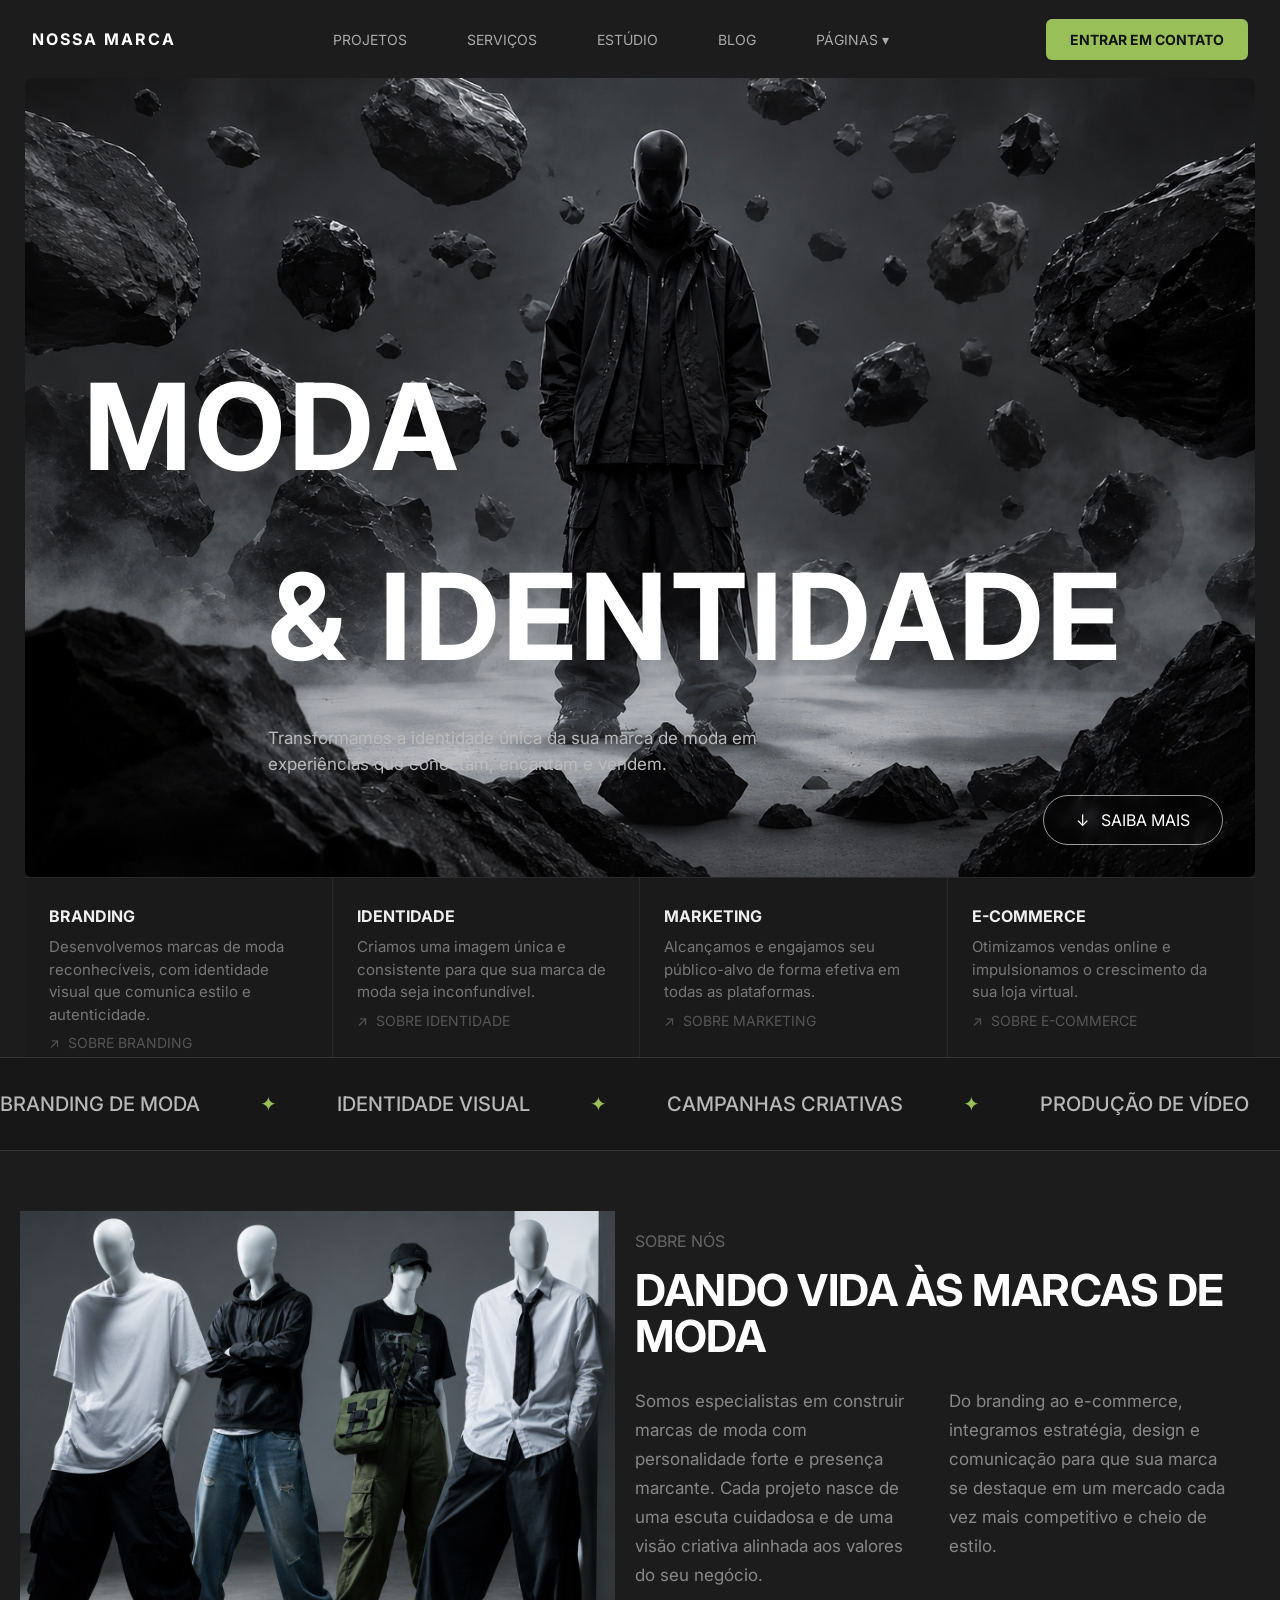
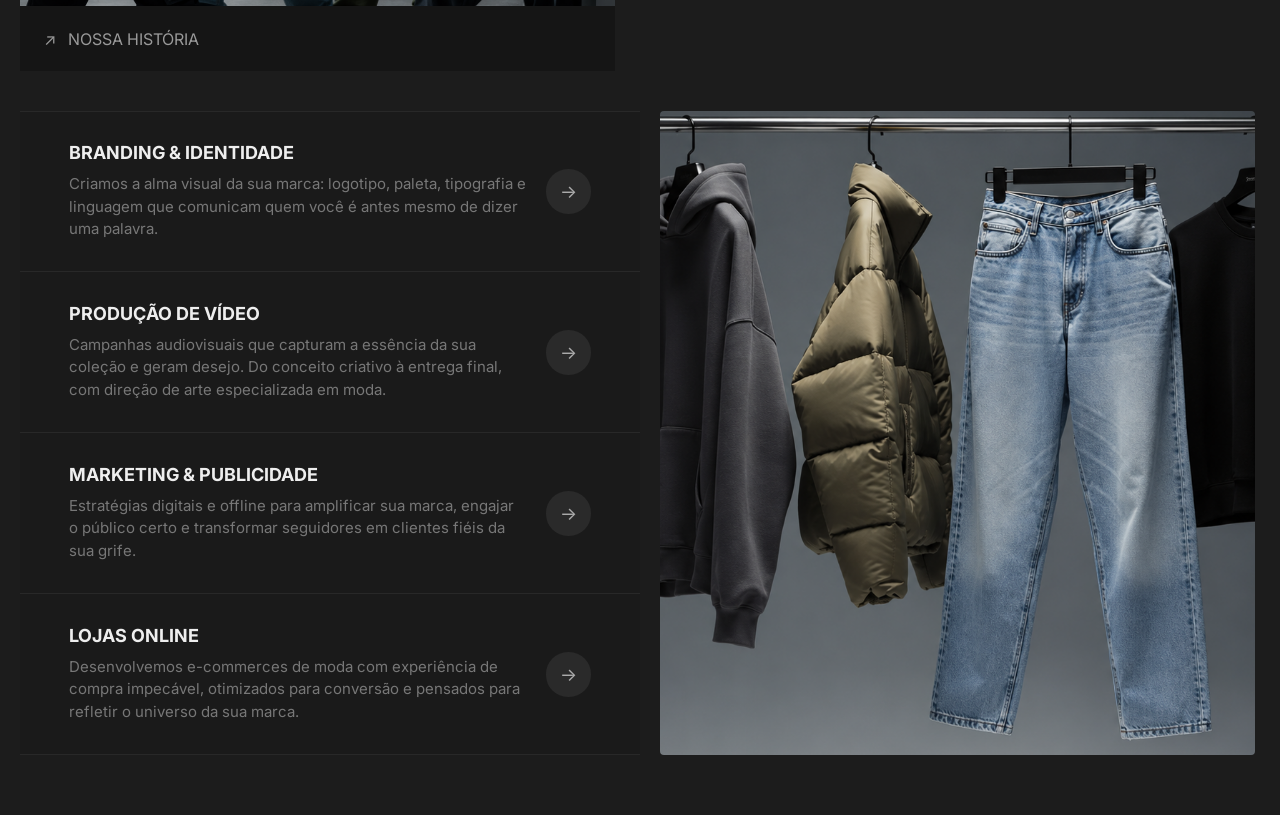
<file: alvy/index.html>
<!DOCTYPE html>
<html lang="pt-BR">
<head>
  <meta charset="UTF-8">
  <meta name="viewport" content="width=device-width, initial-scale=1.0">
  <title>ALVY — Moda &amp; Identidade</title>
  <link href="https://fonts.googleapis.com/css2?family=Inter:wght@300;400;500;600;700&display=swap" rel="stylesheet">
  <style>
    :root {
      --bg-primary:       #1c1c1c;
      --bg-card:          #1a1a1a;
      --bg-navbar:        #1c1c1c;
      --bg-logo-bar:      #171717;
      --bg-our-story:     #151515;
      --bg-svc-row:       #1a1a1a;
      --bg-svc-arrow:     #2a2a2a;
      --bg-cta:           #99bf59;
      --divider:          #282828;
      --divider-light:    #333333;
      --separator:        #2a2a2a;
      --text-white:       #ffffff;
      --text-nav:         #aaaaaa;
      --text-cta:         #141414;
      --text-hero-sub:    #bbbbbb;
      --text-card-title:  #eeeeee;
      --text-card-desc:   #777777;
      --text-card-link:   #555555;
      --text-marquee:     #b8b8b8;
      --text-marquee-star:#99bf59;
      --text-about-label: #666666;
      --text-about-body:  #888888;
      --text-our-story:   #999999;
      --text-svc-title:   #eeeeee;
      --text-svc-desc:    #777777;
      --text-svc-arrow:   #aaaaaa;
    }

    *, *::before, *::after { box-sizing: border-box; }

    html, body {
      margin: 0;
      padding: 0;
      background-color: var(--bg-primary);
      color: #ffffff;
      font-family: 'Inter', sans-serif;
      cursor: default;
    }

    a, button, .service-card, .service-arrow, .card-link { cursor: pointer; }

    button:focus, a:focus { outline: none; }

    a { text-decoration: none; }

    /* ── NAVBAR ──────────────────────────────────────────────────── */
    .navbar {
      width: 100%;
      height: 78px;
      background-color: var(--bg-navbar);
      display: flex;
      justify-content: space-between;
      align-items: center;
      padding: 0 32px;
      position: sticky;
      top: 0;
      z-index: 1000;
    }

    .navbar-logo {
      font-weight: 700;
      font-size: 16px;
      color: #ffffff;
      letter-spacing: 2px;
      text-decoration: none;
    }

    .navbar-links {
      display: flex;
      gap: 60px;
      align-items: center;
    }

    .navbar-links a {
      font-weight: 400;
      font-size: 14px;
      color: var(--text-nav);
      text-decoration: none;
      transition: all 0.2s ease;
    }

    .navbar-links a:hover { opacity: 0.7; }

    .navbar-cta {
      background-color: var(--bg-cta);
      color: var(--text-cta);
      font-family: 'Inter', sans-serif;
      font-weight: 700;
      font-size: 14px;
      padding: 12px 24px;
      border-radius: 6px;
      border: none;
      cursor: pointer;
      transition: all 0.2s ease;
    }

    .navbar-cta:hover { opacity: 0.85; }

    .hamburger {
      display: none;
      background: none;
      border: none;
      color: #ffffff;
      font-size: 24px;
      cursor: pointer;
      padding: 4px 8px;
      transition: all 0.2s ease;
    }

    /* ── MOBILE MENU ─────────────────────────────────────────────── */
    .mobile-menu {
      display: none;
      flex-direction: column;
      background-color: var(--bg-navbar);
      padding: 24px;
      gap: 20px;
      position: sticky;
      top: 78px;
      z-index: 999;
      border-bottom: 1px solid var(--divider);
    }

    .mobile-menu.open { display: flex; }

    .mobile-menu-close {
      align-self: flex-end;
      background: none;
      border: none;
      color: var(--text-nav);
      font-size: 20px;
      cursor: pointer;
      padding: 0;
      line-height: 1;
      transition: all 0.2s ease;
      margin-bottom: -4px;
    }

    .mobile-menu-close:hover { color: #ffffff; }

    .mobile-menu a {
      font-weight: 400;
      font-size: 16px;
      color: var(--text-nav);
      text-decoration: none;
      transition: all 0.2s ease;
    }

    .mobile-menu a:hover { color: #ffffff; }

    .mobile-menu .navbar-cta { width: fit-content; }

    /* ── HERO ────────────────────────────────────────────────────── */
    .hero-wrapper {
      width: calc(100% - 50px);
      margin: 0 auto;
      height: 799px;
      position: relative;
      overflow: hidden;
      background-color: #303030;
      border-radius: 6px;
    }

    .hero-image {
      position: absolute;
      inset: 0;
      width: 100%;
      height: 100%;
      object-fit: cover;
      object-position: center top;
      display: block;
    }

    .hero-placeholder {
      position: absolute;
      inset: 0;
      background-color: #303030;
      display: none;
      align-items: center;
      justify-content: center;
    }

    .hero-placeholder span,
    .img-placeholder span {
      font-weight: 400;
      font-size: 14px;
      color: #444444;
    }

    .hero-title-1 {
      position: absolute;
      left: 59px;
      bottom: 390px;
      font-weight: 700;
      font-size: 155px;
      color: #ffffff;
      letter-spacing: 4px;
      line-height: 1;
      margin: 0;
    }

    .hero-title-2 {
      position: absolute;
      left: 243px;
      bottom: 200px;
      font-weight: 700;
      font-size: 155px;
      color: #ffffff;
      letter-spacing: 4px;
      line-height: 1;
      margin: 0;
    }

    .hero-subtitle {
      position: absolute;
      left: 243px;
      bottom: 100px;
      font-weight: 400;
      font-size: 19px;
      color: var(--text-hero-sub);
      max-width: 520px;
      line-height: 1.5;
      margin: 0;
    }

    .hero-btn {
      position: absolute;
      bottom: 32px;
      right: 32px;
      font-family: 'Inter', sans-serif;
      font-weight: 400;
      font-size: 16px;
      color: #ffffff;
      border: 0.8px solid rgba(255, 255, 255, 0.6);
      border-radius: 29px;
      padding: 14px 32px;
      background: transparent;
      cursor: pointer;
      backdrop-filter: blur(4px);
      transition: all 0.2s ease;
    }

    .hero-btn:hover { background: rgba(255, 255, 255, 0.08); }

    /* ── SERVICE CARDS ───────────────────────────────────────────── */
    .cards-row {
      display: flex;
      width: calc(100% - 50px);
      margin: 0 auto;
    }

    .service-card {
      width: 25%;
      height: 180px;
      background-color: var(--bg-card);
      padding: 28px 24px;
      display: flex;
      flex-direction: column;
      justify-content: space-between;
      border-top: 1px solid #2a2a2a;
      border-right: 1px solid var(--separator);
      overflow: hidden;
      transition: all 0.2s ease;
      cursor: pointer;
    }

    .service-card:last-child { border-right: none; }
    .service-card:hover { background-color: #222222; }

    .card-title {
      font-weight: 700;
      font-size: 16px;
      color: var(--text-card-title);
      margin: 0 0 10px 0;
    }

    .card-desc {
      font-weight: 400;
      font-size: 15px;
      color: var(--text-card-desc);
      margin: 0;
      line-height: 1.5;
      flex: 1;
    }

    .card-link {
      font-weight: 400;
      font-size: 14px;
      color: var(--text-card-link);
      text-decoration: none;
      display: block;
      margin-top: auto;
      padding-top: 8px;
      transition: all 0.2s ease;
    }

    /* ── MARQUEE ─────────────────────────────────────────────────── */
    .marquee-bar {
      background-color: var(--bg-logo-bar);
      height: 94px;
      border-top: 1px solid var(--divider-light);
      border-bottom: 1px solid var(--divider-light);
      overflow: hidden;
      display: flex;
      align-items: center;
    }

    .marquee-track {
      display: flex;
      align-items: center;
      white-space: nowrap;
      animation: marquee 25s linear infinite;
      will-change: transform;
    }

    .marquee-bar:hover .marquee-track { animation-play-state: paused; }

    @keyframes marquee {
      from { transform: translateX(0); }
      to   { transform: translateX(-50%); }
    }

    .marquee-item {
      font-weight: 500;
      font-size: 20px;
      color: var(--text-marquee);
      margin-right: 60px;
      display: inline-block;
    }

    .marquee-star {
      font-weight: 400;
      font-size: 20px;
      color: var(--text-marquee-star);
      margin-right: 60px;
      display: inline-block;
    }

    /* ── ABOUT ───────────────────────────────────────────────────── */
    .about-section {
      display: flex;
      flex-direction: row;
      background-color: var(--bg-primary);
      padding: 60px 20px 0;
      gap: 20px;
      align-items: flex-start;
    }

    .about-left {
      width: 48%;
      flex-shrink: 0;
    }

    .about-image-wrap {
      width: 100%;
      height: 460px;
      overflow: hidden;
      position: relative;
    }

    .about-image-wrap img {
      width: 100%;
      height: 100%;
      object-fit: cover;
      display: block;
    }

    .img-placeholder {
      position: absolute;
      inset: 0;
      background-color: #303030;
      display: none;
      align-items: center;
      justify-content: center;
    }

    /* "Nossa História" overlaid at bottom of image */
    .about-story-bar {
      position: absolute;
      bottom: 0;
      left: 0;
      width: 100%;
      height: 65px;
      background-color: var(--bg-our-story);
      display: flex;
      align-items: center;
      padding-left: 24px;
    }

    .about-story-bar span {
      font-weight: 400;
      font-size: 16px;
      color: var(--text-our-story);
    }

    .about-right {
      width: 48%;
      padding-top: 20px;
    }

    .about-label {
      font-weight: 400;
      font-size: 16px;
      color: var(--text-about-label);
      margin: 0 0 16px 0;
    }

    .about-title {
      font-weight: 700;
      font-size: 52px;
      color: #ffffff;
      line-height: 1.05;
      letter-spacing: -0.5px;
      max-width: 640px;
      margin: 0 0 28px 0;
    }

    .about-paragraphs {
      display: flex;
      flex-direction: row;
      gap: 32px;
    }

    .about-para {
      font-weight: 400;
      font-size: 17px;
      color: var(--text-about-body);
      line-height: 1.7;
      margin: 0;
      flex: 1;
    }

    /* ── SERVICES LIST ───────────────────────────────────────────── */
    .services-section {
      display: flex;
      flex-direction: row;
      background-color: var(--bg-primary);
      padding: 0 20px;
      gap: 20px;
      margin-top: 40px;
      padding-bottom: 60px;
      align-items: stretch;
    }

    .services-list { width: 50%; }

    .service-row {
      background-color: var(--bg-svc-row);
      height: 161px;
      padding: 25px 49px;
      display: flex;
      flex-direction: row;
      align-items: center;
      justify-content: space-between;
      border-bottom: 1px solid var(--divider);
      transition: all 0.2s ease;
    }

    .service-row:first-child { border-top: 1px solid var(--divider); }

    .service-row-content {
      display: flex;
      flex-direction: column;
      max-width: calc(100% - 65px);
    }

    .service-row-title {
      font-weight: 700;
      font-size: 18px;
      color: var(--text-svc-title);
      margin: 0 0 10px 0;
    }

    .service-row-desc {
      font-weight: 400;
      font-size: 15px;
      color: var(--text-svc-desc);
      line-height: 1.5;
      margin: 0;
    }

    .service-arrow {
      width: 45px;
      height: 45px;
      min-width: 45px;
      background-color: var(--bg-svc-arrow);
      border-radius: 22px;
      display: flex;
      align-items: center;
      justify-content: center;
      font-size: 18px;
      color: var(--text-svc-arrow);
      cursor: pointer;
      user-select: none;
      transition: all 0.2s ease;
    }

    .service-arrow:hover {
      background-color: var(--bg-cta);
      color: var(--bg-primary);
    }

    .services-image-col { width: 48%; }

    .services-image-wrap {
      width: 100%;
      height: 100%;
      min-height: 640px;
      overflow: hidden;
      border-radius: 4px;
      position: relative;
    }

    .services-image-wrap img {
      width: 100%;
      height: 100%;
      object-fit: cover;
      display: block;
    }

    /* ─────────────────────────────────────────────────────────────
       RESPONSIVE
    ───────────────────────────────────────────────────────────── */

    /* BP1 — 1400px */
    @media (max-width: 1400px) {
      .hero-title-1,
      .hero-title-2  { font-size: 120px; }
      .hero-subtitle { font-size: 17px; }
      .about-title   { font-size: 44px; }
    }

    /* BP2 — 1200px */
    @media (max-width: 1200px) {
      .hero-title-1,
      .hero-title-2  { font-size: 90px; }
      .hero-title-1  { bottom: 290px; left: 40px; }
      .hero-title-2  { bottom: 155px; left: 160px; }
      .hero-subtitle { font-size: 16px; left: 160px; bottom: 76px; }
      .about-title   { font-size: 38px; }
      .service-card  { padding: 20px 16px; }
    }

    /* BP3 — 1024px */
    @media (max-width: 1024px) {
      .hero-title-1,
      .hero-title-2  { font-size: 72px; }
      .hero-title-1  { bottom: 240px; left: 32px; }
      .hero-title-2  { bottom: 130px; left: 120px; }
      .hero-subtitle { font-size: 15px; left: 120px; bottom: 62px; max-width: 400px; }

      .about-section     { flex-direction: column; padding: 40px 20px 0; }
      .about-left,
      .about-right       { width: 100%; }
      .about-image-wrap  { height: 380px; }
      .about-right       { padding: 32px 24px; }
      .about-paragraphs  { flex-direction: column; gap: 20px; }
      .about-title       { font-size: 36px; }

      .services-section  { flex-direction: column-reverse; }
      .services-image-col { width: 100%; }
      .services-image-wrap { height: 320px; min-height: unset; }
      .services-list     { width: 100%; }
    }

    /* BP4 — 768px */
    @media (max-width: 768px) {
      .navbar-links,
      .navbar-cta    { display: none; }
      .hamburger     { display: block; }

      .hero-wrapper  { width: calc(100% - 20px); height: 500px; }
      .hero-title-1,
      .hero-title-2  { font-size: min(56px, 11vw); letter-spacing: 2px; }
      .hero-title-1  { bottom: 180px; left: 20px; }
      .hero-title-2  { bottom: 130px; left: 20px; }
      .hero-subtitle { display: none; }
      .hero-btn      { font-size: 13px; padding: 10px 20px; bottom: 20px; right: 16px; }

      .cards-row {
        display: grid;
        grid-template-columns: 1fr 1fr;
        width: 100%;
      }

      .service-card {
        width: 100%;
        height: auto;
        min-height: 160px;
        border-right: 1px solid #2a2a2a;
        border-bottom: 1px solid #2a2a2a;
      }

      .service-card:nth-child(2n) { border-right: none; }
      .service-card:nth-child(3),
      .service-card:nth-child(4)  { border-bottom: none; }

      .marquee-item,
      .marquee-star  { font-size: 16px; }

      .about-title   { font-size: 30px; line-height: 1.1; }
      .about-para    { font-size: 15px; }

      .service-row        { padding: 20px 24px; height: auto; min-height: 120px; }
      .service-row-title  { font-size: 15px; }
      .service-row-desc   { font-size: 13px; }
    }

    /* BP5 — 480px */
    @media (max-width: 480px) {
      .hero-wrapper  { height: 420px; }
      .hero-title-1,
      .hero-title-2  { font-size: min(44px, 11vw); letter-spacing: 1px; }
      .hero-title-1  { bottom: 160px; }
      .hero-title-2  { bottom: 112px; }

      .cards-row { grid-template-columns: 1fr; }
      .service-card { border-right: none; }
      .service-card:last-child { border-bottom: none; }

      .about-title      { font-size: 26px; }
      .about-image-wrap { height: 280px; }
      .services-image-wrap { height: 240px; }
    }
  </style>
</head>
<body>

  <!-- NAVBAR -->
  <nav class="navbar">
    <a class="navbar-logo" href="#">NOSSA MARCA</a>
    <div class="navbar-links">
      <a href="#">PROJETOS</a>
      <a href="#">SERVIÇOS</a>
      <a href="#">ESTÚDIO</a>
      <a href="#">BLOG</a>
      <a href="#">PÁGINAS ▾</a>
    </div>
    <button class="navbar-cta">ENTRAR EM CONTATO</button>
    <button class="hamburger" id="hamburger">☰</button>
  </nav>

  <!-- MOBILE MENU -->
  <div class="mobile-menu" id="mobileMenu">
    <button class="mobile-menu-close" id="mobileMenuClose">✕</button>
    <a href="#">PROJETOS</a>
    <a href="#">SERVIÇOS</a>
    <a href="#">ESTÚDIO</a>
    <a href="#">BLOG</a>
    <a href="#">PÁGINAS ▾</a>
    <button class="navbar-cta">ENTRAR EM CONTATO</button>
  </div>

  <!-- HERO SECTION -->
  <div class="hero-wrapper">
    <img class="hero-image" src="./images/hero.png" alt="Hero"
      onerror="this.style.display='none';document.getElementById('heroPlaceholder').style.display='flex';">
    <div class="hero-placeholder" id="heroPlaceholder"><span>[ imagem ]</span></div>

    <h1 class="hero-title-1">MODA</h1>
    <h1 class="hero-title-2">&amp; IDENTIDADE</h1>
    <p class="hero-subtitle">Transformamos a identidade única da sua marca de moda em experiências que conectam, encantam e vendem.</p>
    <button class="hero-btn">↓&nbsp;&nbsp;&nbsp;SAIBA MAIS</button>
  </div>

  <!-- SERVICE CARDS -->
  <div class="cards-row">
    <div class="service-card">
      <div>
        <p class="card-title">BRANDING</p>
        <p class="card-desc">Desenvolvemos marcas de moda reconhecíveis, com identidade visual que comunica estilo e autenticidade.</p>
      </div>
      <a class="card-link" href="#">↗&nbsp;&nbsp;SOBRE BRANDING</a>
    </div>
    <div class="service-card">
      <div>
        <p class="card-title">IDENTIDADE</p>
        <p class="card-desc">Criamos uma imagem única e consistente para que sua marca de moda seja inconfundível.</p>
      </div>
      <a class="card-link" href="#">↗&nbsp;&nbsp;SOBRE IDENTIDADE</a>
    </div>
    <div class="service-card">
      <div>
        <p class="card-title">MARKETING</p>
        <p class="card-desc">Alcançamos e engajamos seu público-alvo de forma efetiva em todas as plataformas.</p>
      </div>
      <a class="card-link" href="#">↗&nbsp;&nbsp;SOBRE MARKETING</a>
    </div>
    <div class="service-card">
      <div>
        <p class="card-title">E-COMMERCE</p>
        <p class="card-desc">Otimizamos vendas online e impulsionamos o crescimento da sua loja virtual.</p>
      </div>
      <a class="card-link" href="#">↗&nbsp;&nbsp;SOBRE E-COMMERCE</a>
    </div>
  </div>

  <!-- MARQUEE BAR -->
  <div class="marquee-bar">
    <div class="marquee-track">
      <span class="marquee-item">BRANDING DE MODA</span><span class="marquee-star">✦</span>
      <span class="marquee-item">IDENTIDADE VISUAL</span><span class="marquee-star">✦</span>
      <span class="marquee-item">CAMPANHAS CRIATIVAS</span><span class="marquee-star">✦</span>
      <span class="marquee-item">PRODUÇÃO DE VÍDEO</span><span class="marquee-star">✦</span>
      <span class="marquee-item">LOJA ONLINE</span><span class="marquee-star">✦</span>
      <span class="marquee-item">MARKETING DIGITAL</span><span class="marquee-star">✦</span>
      <span class="marquee-item">ESTRATÉGIA DE MARCA</span><span class="marquee-star">✦</span>
      <span class="marquee-item">BRANDING DE MODA</span><span class="marquee-star">✦</span>
      <span class="marquee-item">IDENTIDADE VISUAL</span><span class="marquee-star">✦</span>
      <span class="marquee-item">CAMPANHAS CRIATIVAS</span><span class="marquee-star">✦</span>
      <span class="marquee-item">PRODUÇÃO DE VÍDEO</span><span class="marquee-star">✦</span>
      <span class="marquee-item">LOJA ONLINE</span><span class="marquee-star">✦</span>
      <span class="marquee-item">MARKETING DIGITAL</span><span class="marquee-star">✦</span>
      <span class="marquee-item">ESTRATÉGIA DE MARCA</span><span class="marquee-star">✦</span>
    </div>
  </div>

  <!-- ABOUT SECTION -->
  <section class="about-section">
    <div class="about-left">
      <!-- "Nossa História" overlaid inside image -->
      <div class="about-image-wrap">
        <img src="./images/about.png" alt="Sobre Nós"
          onerror="this.style.display='none';document.getElementById('aboutPlaceholder').style.display='flex';">
        <div class="img-placeholder" id="aboutPlaceholder"><span>[ imagem ]</span></div>
        <div class="about-story-bar">
          <span>↗&nbsp;&nbsp;&nbsp;NOSSA HISTÓRIA</span>
        </div>
      </div>
    </div>
    <div class="about-right">
      <p class="about-label">SOBRE NÓS</p>
      <h2 class="about-title">DANDO VIDA ÀS MARCAS DE MODA</h2>
      <div class="about-paragraphs">
        <p class="about-para">Somos especialistas em construir marcas de moda com personalidade forte e presença marcante. Cada projeto nasce de uma escuta cuidadosa e de uma visão criativa alinhada aos valores do seu negócio.</p>
        <p class="about-para">Do branding ao e-commerce, integramos estratégia, design e comunicação para que sua marca se destaque em um mercado cada vez mais competitivo e cheio de estilo.</p>
      </div>
    </div>
  </section>

  <!-- SERVICES LIST SECTION -->
  <section class="services-section">
    <div class="services-list">
      <div class="service-row">
        <div class="service-row-content">
          <h3 class="service-row-title">BRANDING &amp; IDENTIDADE</h3>
          <p class="service-row-desc">Criamos a alma visual da sua marca: logotipo, paleta, tipografia e linguagem que comunicam quem você é antes mesmo de dizer uma palavra.</p>
        </div>
        <div class="service-arrow">→</div>
      </div>
      <div class="service-row">
        <div class="service-row-content">
          <h3 class="service-row-title">PRODUÇÃO DE VÍDEO</h3>
          <p class="service-row-desc">Campanhas audiovisuais que capturam a essência da sua coleção e geram desejo. Do conceito criativo à entrega final, com direção de arte especializada em moda.</p>
        </div>
        <div class="service-arrow">→</div>
      </div>
      <div class="service-row">
        <div class="service-row-content">
          <h3 class="service-row-title">MARKETING &amp; PUBLICIDADE</h3>
          <p class="service-row-desc">Estratégias digitais e offline para amplificar sua marca, engajar o público certo e transformar seguidores em clientes fiéis da sua grife.</p>
        </div>
        <div class="service-arrow">→</div>
      </div>
      <div class="service-row">
        <div class="service-row-content">
          <h3 class="service-row-title">LOJAS ONLINE</h3>
          <p class="service-row-desc">Desenvolvemos e-commerces de moda com experiência de compra impecável, otimizados para conversão e pensados para refletir o universo da sua marca.</p>
        </div>
        <div class="service-arrow">→</div>
      </div>
    </div>
    <div class="services-image-col">
      <div class="services-image-wrap">
        <img src="./images/services.png" alt="Serviços"
          onerror="this.style.display='none';document.getElementById('servicesPlaceholder').style.display='flex';">
        <div class="img-placeholder" id="servicesPlaceholder"><span>[ imagem ]</span></div>
      </div>
    </div>
  </section>

  <script>
    const hamburger      = document.getElementById('hamburger');
    const mobileMenu     = document.getElementById('mobileMenu');
    const mobileMenuClose = document.getElementById('mobileMenuClose');

    hamburger.addEventListener('click', function () {
      mobileMenu.classList.toggle('open');
    });

    mobileMenuClose.addEventListener('click', function () {
      mobileMenu.classList.remove('open');
    });
  </script>
</body>
</html>
</file>
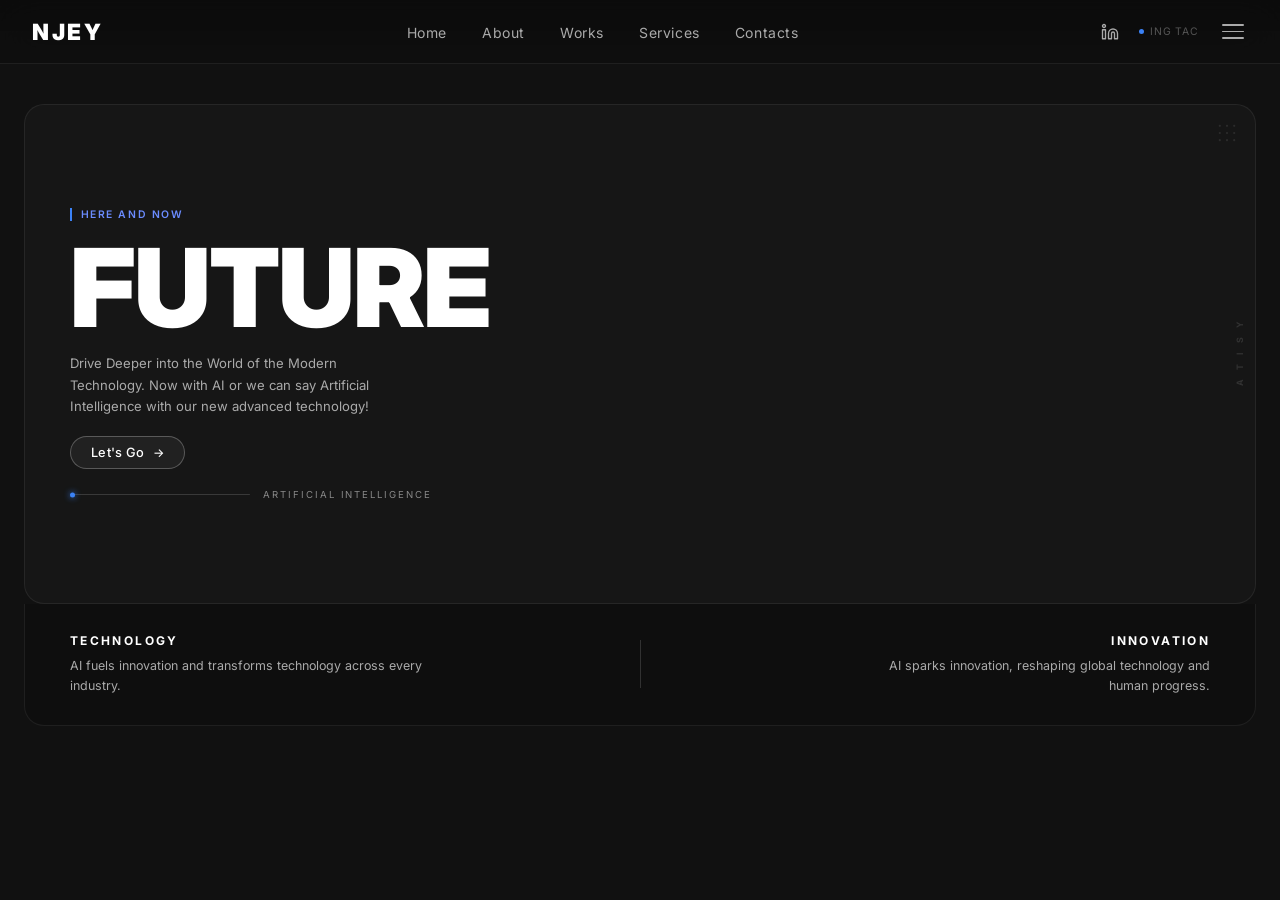
<file: njey.html>
<!DOCTYPE html>
<html lang="pt-BR">
<head>
  <meta charset="UTF-8" />
  <meta name="viewport" content="width=device-width, initial-scale=1.0" />
  <title>NJEY — Future of Technology</title>
  <link rel="preconnect" href="https://fonts.googleapis.com" />
  <link rel="preconnect" href="https://fonts.gstatic.com" crossorigin />
  <link href="https://fonts.googleapis.com/css2?family=Inter:wght@300;400;500;600;700;800;900&family=Poppins:wght@300;400;600;700;800;900&display=swap" rel="stylesheet" />

  <style>
    /* =============================================
       VARIÁVEIS E RESET
    ============================================= */
    :root {
      --bg-primary: #111111;
      --bg-card: #161616;
      --bg-card-inner: #181818;
      --text-primary: #FFFFFF;
      --text-secondary: #AAAAAA;
      --text-muted: #555555;
      --accent-blue: #3B82F6;
      --accent-blue-light: #6B8CFF;
      --border-subtle: rgba(255, 255, 255, 0.07);
      --border-medium: rgba(255, 255, 255, 0.15);
      --font-hero: clamp(3.8rem, 8.5vw, 7.8rem);
      --font-nav: 0.875rem;
      --font-label: 0.65rem;
      --font-body: 0.875rem;
      --font-section-title: 0.75rem;
      --radius-card: 20px;
      --transition: 0.3s cubic-bezier(0.4, 0, 0.2, 1);
    }

    *, *::before, *::after {
      margin: 0;
      padding: 0;
      box-sizing: border-box;
    }

    html {
      scroll-behavior: smooth;
    }

    body {
      font-family: 'Inter', 'Poppins', sans-serif;
      background-color: var(--bg-primary);
      color: var(--text-primary);
      min-height: 100vh;
      overflow-x: hidden;
      -webkit-font-smoothing: antialiased;
    }

    /* =============================================
       NAVBAR
    ============================================= */
    .navbar {
      position: fixed;
      top: 0;
      left: 0;
      right: 0;
      z-index: 1000;
      height: 64px;
      display: flex;
      align-items: center;
      padding: 0 2rem;
      background: rgba(14, 14, 14, 0.6);
      backdrop-filter: blur(20px);
      -webkit-backdrop-filter: blur(20px);
      border-bottom: 1px solid var(--border-subtle);
      transition: background var(--transition), box-shadow var(--transition);
    }

    .navbar.scrolled {
      background: rgba(10, 10, 10, 0.92);
      box-shadow: 0 4px 32px rgba(0, 0, 0, 0.5);
    }

    /* Logo */
    .navbar__logo {
      font-size: 1.4rem;
      font-weight: 900;
      letter-spacing: 0.12em;
      color: var(--text-primary);
      text-decoration: none;
      flex-shrink: 0;
      text-transform: uppercase;
    }

    /* Nav central */
    .navbar__nav {
      flex: 1;
      display: flex;
      justify-content: center;
      align-items: center;
      gap: 2.2rem;
      list-style: none;
    }

    .navbar__nav a {
      font-size: var(--font-nav);
      font-weight: 400;
      color: var(--text-secondary);
      text-decoration: none;
      letter-spacing: 0.04em;
      position: relative;
      transition: color var(--transition);
    }

    .navbar__nav a::after {
      content: '';
      position: absolute;
      bottom: -3px;
      left: 0;
      width: 0;
      height: 1px;
      background: var(--accent-blue);
      transition: width var(--transition);
    }

    .navbar__nav a:hover {
      color: var(--text-primary);
    }

    .navbar__nav a:hover::after {
      width: 100%;
    }

    /* Lado direito da navbar */
    .navbar__right {
      display: flex;
      align-items: center;
      gap: 1.2rem;
      flex-shrink: 0;
    }

    .navbar__social {
      display: flex;
      align-items: center;
      color: var(--text-secondary);
      transition: color var(--transition);
    }

    .navbar__social:hover {
      color: var(--text-primary);
    }

    .navbar__status {
      display: flex;
      align-items: center;
      gap: 0.4rem;
      font-size: 0.65rem;
      color: var(--text-muted);
      letter-spacing: 0.08em;
      text-transform: uppercase;
    }

    .navbar__status-dot {
      width: 5px;
      height: 5px;
      border-radius: 50%;
      background: var(--accent-blue);
      animation: pulse-dot 2s ease-in-out infinite;
    }

    @keyframes pulse-dot {
      0%, 100% { opacity: 1; }
      50% { opacity: 0.3; }
    }

    /* Hamburguer */
    .navbar__hamburger {
      display: flex;
      flex-direction: column;
      justify-content: center;
      gap: 5px;
      cursor: pointer;
      padding: 4px;
      border: none;
      background: none;
      aria-label: "Menu";
    }

    .navbar__hamburger span {
      display: block;
      width: 22px;
      height: 1.5px;
      background: var(--text-secondary);
      border-radius: 2px;
      transition: all var(--transition);
    }

    .navbar__hamburger:hover span {
      background: var(--text-primary);
    }

    .navbar__hamburger.active span:nth-child(1) {
      transform: translateY(6.5px) rotate(45deg);
    }
    .navbar__hamburger.active span:nth-child(2) {
      opacity: 0;
    }
    .navbar__hamburger.active span:nth-child(3) {
      transform: translateY(-6.5px) rotate(-45deg);
    }

    /* Menu mobile dropdown */
    .mobile-menu {
      position: fixed;
      top: 64px;
      left: 0;
      right: 0;
      z-index: 999;
      background: rgba(10, 10, 10, 0.97);
      backdrop-filter: blur(20px);
      padding: 1.5rem 2rem 2rem;
      display: flex;
      flex-direction: column;
      gap: 1.2rem;
      transform: translateY(-110%);
      transition: transform var(--transition);
      border-bottom: 1px solid var(--border-subtle);
    }

    .mobile-menu.open {
      transform: translateY(0);
    }

    .mobile-menu a {
      font-size: 1rem;
      font-weight: 500;
      color: var(--text-secondary);
      text-decoration: none;
      padding: 0.5rem 0;
      border-bottom: 1px solid var(--border-subtle);
      transition: color var(--transition);
    }

    .mobile-menu a:hover {
      color: var(--text-primary);
    }

    /* =============================================
       MAIN / WRAPPER
    ============================================= */
    .page-wrapper {
      padding-top: 64px;
      min-height: 100vh;
      display: flex;
      flex-direction: column;
    }

    .container {
      width: 100%;
      max-width: 1280px;
      margin: 0 auto;
      padding: 0 1.5rem;
    }

    /* =============================================
       HERO SECTION
    ============================================= */
    .hero {
      padding: 2.5rem 1.5rem 0;
      max-width: 1280px;
      margin: 0 auto;
      width: 100%;
    }

    /* Card principal do hero */
    .hero__card {
      position: relative;
      background: var(--bg-card);
      border: 1px solid var(--border-subtle);
      border-radius: var(--radius-card);
      padding: 2.8rem 0 2.8rem 2.8rem;
      display: grid;
      grid-template-columns: 42% 58%;
      gap: 0;
      overflow: hidden;
      min-height: 500px;
    }

    /* Sem pseudo-elementos azulados */
    .hero__card::before,
    .hero__card::after {
      content: none;
    }

    /* ---- Coluna esquerda ---- */
    .hero__content {
      display: flex;
      flex-direction: column;
      justify-content: center;
      gap: 1.1rem;
      position: relative;
      z-index: 2;
      padding-right: 1.5rem;
      opacity: 0;
      transform: translateY(30px);
      animation: fadeSlideUp 0.8s ease forwards 0.2s;
    }

    /* Micro-label */
    .hero__label {
      display: inline-flex;
      align-items: center;
      gap: 0.55rem;
      font-size: 0.65rem;
      font-weight: 600;
      color: var(--accent-blue-light);
      text-transform: uppercase;
      letter-spacing: 0.15em;
      padding-left: 0.55rem;
      border-left: 2px solid var(--accent-blue);
    }

    .hero__label-bar {
      display: none;
    }

    /* Título FUTURE */
    .hero__title {
      font-size: var(--font-hero);
      font-weight: 900;
      line-height: 0.88;
      letter-spacing: -2px;
      text-transform: uppercase;
      color: var(--text-primary);
      margin-top: 0.1rem;
    }

    /* Descrição */
    .hero__desc {
      font-size: 0.82rem;
      line-height: 1.65;
      color: var(--text-secondary);
      max-width: 340px;
    }

    /* Botão CTA */
    .hero__cta {
      display: inline-flex;
      align-items: center;
      gap: 0.5rem;
      padding: 8px 20px;
      border-radius: 50px;
      background: rgba(255, 255, 255, 0.05);
      border: 1px solid rgba(255, 255, 255, 0.25);
      color: var(--text-primary);
      font-size: 0.8rem;
      font-weight: 500;
      cursor: pointer;
      text-decoration: none;
      letter-spacing: 0.03em;
      transition: all var(--transition);
      width: fit-content;
    }

    .hero__cta:hover {
      background: var(--accent-blue);
      border-color: var(--accent-blue);
      box-shadow: 0 0 20px rgba(59, 130, 246, 0.35);
      transform: translateY(-1px);
    }

    .hero__cta-arrow {
      font-size: 0.75rem;
      transition: transform var(--transition);
    }

    .hero__cta:hover .hero__cta-arrow {
      transform: translateX(4px);
    }

    /* Linha animada + label AI */
    .hero__anim-row {
      display: flex;
      align-items: center;
      gap: 0.85rem;
      margin-top: 0.2rem;
    }

    .hero__anim-line {
      position: relative;
      flex: 1;
      max-width: 180px;
      height: 1px;
      background: rgba(255, 255, 255, 0.15);
      border-radius: 1px;
      overflow: visible;
    }

    /* Dot animado que percorre a linha */
    .hero__anim-cursor {
      position: absolute;
      top: 50%;
      transform: translateY(-50%);
      width: 5px;
      height: 5px;
      border-radius: 50%;
      background: var(--accent-blue);
      box-shadow: 0 0 6px var(--accent-blue);
      animation: slideDot 2.6s linear infinite;
    }

    @keyframes slideDot {
      0%   { left: -6px; opacity: 0; }
      8%   { opacity: 1; }
      92%  { opacity: 1; }
      100% { left: calc(100% + 6px); opacity: 0; }
    }

    .hero__anim-label {
      font-size: 0.6rem;
      color: #888;
      letter-spacing: 0.2em;
      text-transform: uppercase;
      white-space: nowrap;
    }

    /* ---- Coluna direita (imagem) ---- */
    .hero__image-col {
      position: relative;
      border-radius: 0 var(--radius-card) var(--radius-card) 0;
      overflow: hidden;
      opacity: 0;
      transform: translateY(30px);
      animation: fadeSlideUp 0.8s ease forwards 0.45s;
      /* Alinhamento perfeito com o card pai */
      margin-top: -2.8rem;
      margin-bottom: -2.8rem;
      margin-right: 0;
    }

    .hero__image-col img {
      width: 100%;
      height: 100%;
      object-fit: cover;
      object-position: center top;
      display: block;
    }

    /* Gradiente de fusão da esquerda para transparente */
    .hero__image-overlay {
      position: absolute;
      inset: 0;
      background:
        linear-gradient(
          to right,
          rgba(22, 22, 22, 0.75) 0%,
          rgba(22, 22, 22, 0.3) 25%,
          transparent 50%
        ),
        linear-gradient(
          to bottom,
          rgba(22, 22, 22, 0.2) 0%,
          transparent 20%,
          transparent 80%,
          rgba(22, 22, 22, 0.4) 100%
        );
    }

    /* Ícone de grid decorativo (dentro do card) */
    .hero__grid-icon {
      position: absolute;
      top: 1.2rem;
      right: 1.2rem;
      opacity: 0.18;
      z-index: 3;
    }

    .hero__grid-icon svg {
      width: 18px;
      height: 18px;
    }

    /* Texto vertical decorativo na borda direita */
    .hero__vertical-text {
      position: absolute;
      right: 0.6rem;
      top: 50%;
      transform: translateY(-50%);
      display: flex;
      flex-direction: column;
      align-items: center;
      gap: 0.55rem;
      z-index: 4;
      opacity: 0.18;
    }

    .hero__vertical-text span {
      font-size: 0.55rem;
      font-weight: 700;
      letter-spacing: 0.05em;
      color: var(--text-secondary);
      text-transform: uppercase;
      writing-mode: vertical-rl;
      text-orientation: mixed;
      transform: rotate(180deg);
    }

    /* =============================================
       ANIMAÇÕES FADE-IN
    ============================================= */
    @keyframes fadeSlideUp {
      to {
        opacity: 1;
        transform: translateY(0);
      }
    }

    /* =============================================
       BOTTOM INFO BAR
    ============================================= */
    .info-bar {
      max-width: 1280px;
      margin: 0 auto;
      width: 100%;
      padding: 0 1.5rem;
    }

    .info-bar__inner {
      display: grid;
      grid-template-columns: 1fr auto 1fr;
      align-items: center;
      padding: 1.8rem 2.8rem;
      border: 1px solid var(--border-subtle);
      border-top: none;
      border-radius: 0 0 var(--radius-card) var(--radius-card);
      background: #0e0e0e;
      opacity: 0;
      animation: fadeSlideUp 0.8s ease forwards 0.65s;
    }

    .info-bar__item {
      display: flex;
      flex-direction: column;
      gap: 0.5rem;
    }

    .info-bar__item:last-child {
      text-align: right;
      align-items: flex-end;
    }

    .info-bar__title {
      font-size: var(--font-section-title);
      font-weight: 700;
      letter-spacing: 0.2em;
      text-transform: uppercase;
      color: var(--text-primary);
    }

    .info-bar__sub {
      font-size: 0.78rem;
      color: var(--text-secondary);
      line-height: 1.6;
      max-width: 360px;
    }

    .info-bar__divider {
      width: 1px;
      height: 48px;
      background: var(--border-medium);
      margin: 0 3rem;
    }

    /* =============================================
       RESPONSIVIDADE
    ============================================= */

    /* Tablet */
    @media (max-width: 1024px) {
      .hero__card {
        grid-template-columns: 1fr;
        padding: 2.2rem 2rem 2rem;
        min-height: auto;
      }

      .hero__content {
        gap: 1rem;
        padding-right: 0;
      }

      .hero__image-col {
        height: 360px;
        order: -1;
        border-radius: var(--radius-card) var(--radius-card) 0 0;
        margin: -2.2rem -2rem 0;
      }

      .hero__vertical-text {
        display: none;
      }

      .info-bar__inner {
        padding: 1.8rem 2rem;
      }

      .info-bar__divider {
        margin: 0 1.8rem;
      }
    }

    /* Mobile */
    @media (max-width: 768px) {
      .navbar__nav {
        display: none;
      }

      .navbar__status {
        display: none;
      }

      .hero {
        padding: 1.2rem 1rem 0;
      }

      .hero__card {
        padding: 1.8rem 1.4rem 1.4rem;
        border-radius: var(--radius-card);
      }

      .hero__image-col {
        height: 260px;
        border-radius: var(--radius-card) var(--radius-card) 0 0;
        margin: -1.8rem -1.4rem 0;
      }

      .hero__desc {
        max-width: 100%;
      }

      .info-bar {
        padding: 0 1rem;
      }

      .info-bar__inner {
        grid-template-columns: 1fr;
        padding: 1.6rem 1.4rem;
        gap: 1.4rem;
        border-radius: 0 0 var(--radius-card) var(--radius-card);
      }

      .info-bar__divider {
        width: 100%;
        height: 1px;
        margin: 0;
      }

      .info-bar__item:last-child {
        text-align: left;
        align-items: flex-start;
      }

      .info-bar__sub {
        max-width: 100%;
      }
    }

    @media (max-width: 480px) {
      .navbar {
        padding: 0 1.1rem;
      }

      .hero__card {
        padding: 1.4rem 1.1rem 1.2rem;
      }

      .hero__image-col {
        height: 220px;
        margin: -1.4rem -1.1rem 0;
      }

      .hero__anim-line {
        max-width: 100px;
      }
    }

    /* =============================================
       SCROLLBAR CUSTOMIZADA
    ============================================= */
    ::-webkit-scrollbar {
      width: 6px;
    }
    ::-webkit-scrollbar-track {
      background: var(--bg-primary);
    }
    ::-webkit-scrollbar-thumb {
      background: #333;
      border-radius: 3px;
    }
    ::-webkit-scrollbar-thumb:hover {
      background: #444;
    }

    /* =============================================
       FOCO VISÍVEL (ACESSIBILIDADE)
    ============================================= */
    *:focus-visible {
      outline: 2px solid var(--accent-blue);
      outline-offset: 3px;
      border-radius: 3px;
    }
  </style>
</head>

<body>

  <!-- =============================================
       NAVBAR
  ============================================= -->
  <header>
    <nav class="navbar" id="navbar" role="navigation" aria-label="Navegação principal">

      <!-- Logo -->
      <a href="#" class="navbar__logo" aria-label="NJEY - Página inicial">NJEY</a>

      <!-- Links de navegação (desktop) -->
      <ul class="navbar__nav" role="list">
        <li><a href="#" aria-current="page">Home</a></li>
        <li><a href="#about">About</a></li>
        <li><a href="#works">Works</a></li>
        <li><a href="#services">Services</a></li>
        <li><a href="#contacts">Contacts</a></li>
      </ul>

      <!-- Lado direito -->
      <div class="navbar__right">

        <!-- Ícone LinkedIn -->
        <a href="#" class="navbar__social" aria-label="LinkedIn">
          <svg width="18" height="18" viewBox="0 0 24 24" fill="none" stroke="currentColor" stroke-width="1.8" stroke-linecap="round" stroke-linejoin="round" aria-hidden="true">
            <path d="M16 8a6 6 0 0 1 6 6v7h-4v-7a2 2 0 0 0-2-2 2 2 0 0 0-2 2v7h-4v-7a6 6 0 0 1 6-6z"/>
            <rect x="2" y="9" width="4" height="12"/>
            <circle cx="4" cy="4" r="2"/>
          </svg>
        </a>

        <!-- Status -->
        <div class="navbar__status" aria-label="Status: ING TAC">
          <span class="navbar__status-dot" aria-hidden="true"></span>
          <span>ING TAC</span>
        </div>

        <!-- Hamburguer (mobile) -->
        <button
          class="navbar__hamburger"
          id="hamburger"
          aria-label="Abrir menu de navegação"
          aria-expanded="false"
          aria-controls="mobile-menu"
        >
          <span></span>
          <span></span>
          <span></span>
        </button>
      </div>
    </nav>

    <!-- Menu mobile -->
    <div class="mobile-menu" id="mobile-menu" role="menu" aria-label="Menu de navegação mobile">
      <a href="#" role="menuitem">Home</a>
      <a href="#about" role="menuitem">About</a>
      <a href="#works" role="menuitem">Works</a>
      <a href="#services" role="menuitem">Services</a>
      <a href="#contacts" role="menuitem">Contacts</a>
    </div>
  </header>

  <!-- =============================================
       CONTEÚDO PRINCIPAL
  ============================================= -->
  <main class="page-wrapper">

    <!-- HERO SECTION -->
    <section class="hero" id="home" aria-label="Seção principal">

      <!-- Card hero principal -->
      <article class="hero__card">

        <!-- Ícone de grid decorativo (canto superior direito do card) -->
        <div class="hero__grid-icon" aria-hidden="true">
          <svg viewBox="0 0 20 20" fill="none">
            <circle cx="2" cy="2" r="1.2" fill="rgba(255,255,255,0.5)"/>
            <circle cx="10" cy="2" r="1.2" fill="rgba(255,255,255,0.5)"/>
            <circle cx="18" cy="2" r="1.2" fill="rgba(255,255,255,0.5)"/>
            <circle cx="2" cy="10" r="1.2" fill="rgba(255,255,255,0.5)"/>
            <circle cx="10" cy="10" r="1.2" fill="rgba(255,255,255,0.5)"/>
            <circle cx="18" cy="10" r="1.2" fill="rgba(255,255,255,0.5)"/>
            <circle cx="2" cy="18" r="1.2" fill="rgba(255,255,255,0.5)"/>
            <circle cx="10" cy="18" r="1.2" fill="rgba(255,255,255,0.5)"/>
            <circle cx="18" cy="18" r="1.2" fill="rgba(255,255,255,0.5)"/>
          </svg>
        </div>

        <!-- Texto vertical decorativo (letras empilhadas) -->
        <div class="hero__vertical-text" aria-hidden="true">
          <span>Y</span>
          <span>S</span>
          <span>I</span>
          <span>T</span>
          <span>A</span>
        </div>

        <!-- === COLUNA ESQUERDA: CONTEÚDO === -->
        <div class="hero__content">

          <!-- Micro-label -->
          <div class="hero__label">
            <span class="hero__label-bar" aria-hidden="true"></span>
            HERE AND NOW
          </div>

          <!-- Título principal -->
          <h1 class="hero__title">FUTURE</h1>

          <!-- Descrição -->
          <p class="hero__desc">
            Drive Deeper into the World of the Modern Technology. Now with AI or we can say Artificial Intelligence with our new advanced technology!
          </p>

          <!-- Botão CTA -->
          <a href="#services" class="hero__cta" aria-label="Saiba mais sobre nossos serviços">
            Let's Go
            <span class="hero__cta-arrow" aria-hidden="true">→</span>
          </a>

          <!-- Linha animada + label -->
          <div class="hero__anim-row" aria-hidden="true">
            <div class="hero__anim-line">
              <div class="hero__anim-cursor"></div>
            </div>
            <span class="hero__anim-label">Artificial Intelligence</span>
          </div>

        </div>

        <!-- === COLUNA DIREITA: VAZIA === -->
        <div class="hero__image-col"></div>

      </article>
    </section>

    <!-- BOTTOM INFO BAR -->
    <section class="info-bar" id="about" aria-label="Pilares tecnológicos">
      <div class="info-bar__inner">

        <!-- Coluna 1: Technology -->
        <div class="info-bar__item">
          <h2 class="info-bar__title">Technology</h2>
          <p class="info-bar__sub">
            AI fuels innovation and transforms technology across every industry.
          </p>
        </div>

        <!-- Divisor -->
        <div class="info-bar__divider" role="separator" aria-hidden="true"></div>

        <!-- Coluna 2: Innovation -->
        <div class="info-bar__item">
          <h2 class="info-bar__title">Innovation</h2>
          <p class="info-bar__sub">
            AI sparks innovation, reshaping global technology and human progress.
          </p>
        </div>

      </div>
    </section>

  </main>

  <!-- =============================================
       JAVASCRIPT
  ============================================= -->
  <script>
    // --- Navbar: efeito scroll ---
    const navbar = document.getElementById('navbar');
    let lastScroll = 0;

    window.addEventListener('scroll', () => {
      const scrollY = window.scrollY;
      navbar.classList.toggle('scrolled', scrollY > 20);
      lastScroll = scrollY;
    }, { passive: true });

    // --- Menu hamburguer ---
    const hamburger = document.getElementById('hamburger');
    const mobileMenu = document.getElementById('mobile-menu');

    hamburger.addEventListener('click', () => {
      const isOpen = mobileMenu.classList.toggle('open');
      hamburger.classList.toggle('active', isOpen);
      hamburger.setAttribute('aria-expanded', String(isOpen));
    });

    // Fechar menu ao clicar em um link
    mobileMenu.querySelectorAll('a').forEach(link => {
      link.addEventListener('click', () => {
        mobileMenu.classList.remove('open');
        hamburger.classList.remove('active');
        hamburger.setAttribute('aria-expanded', 'false');
      });
    });

    // Fechar menu ao clicar fora
    document.addEventListener('click', (e) => {
      if (!hamburger.contains(e.target) && !mobileMenu.contains(e.target)) {
        mobileMenu.classList.remove('open');
        hamburger.classList.remove('active');
        hamburger.setAttribute('aria-expanded', 'false');
      }
    });
  </script>

</body>
</html>
</file>
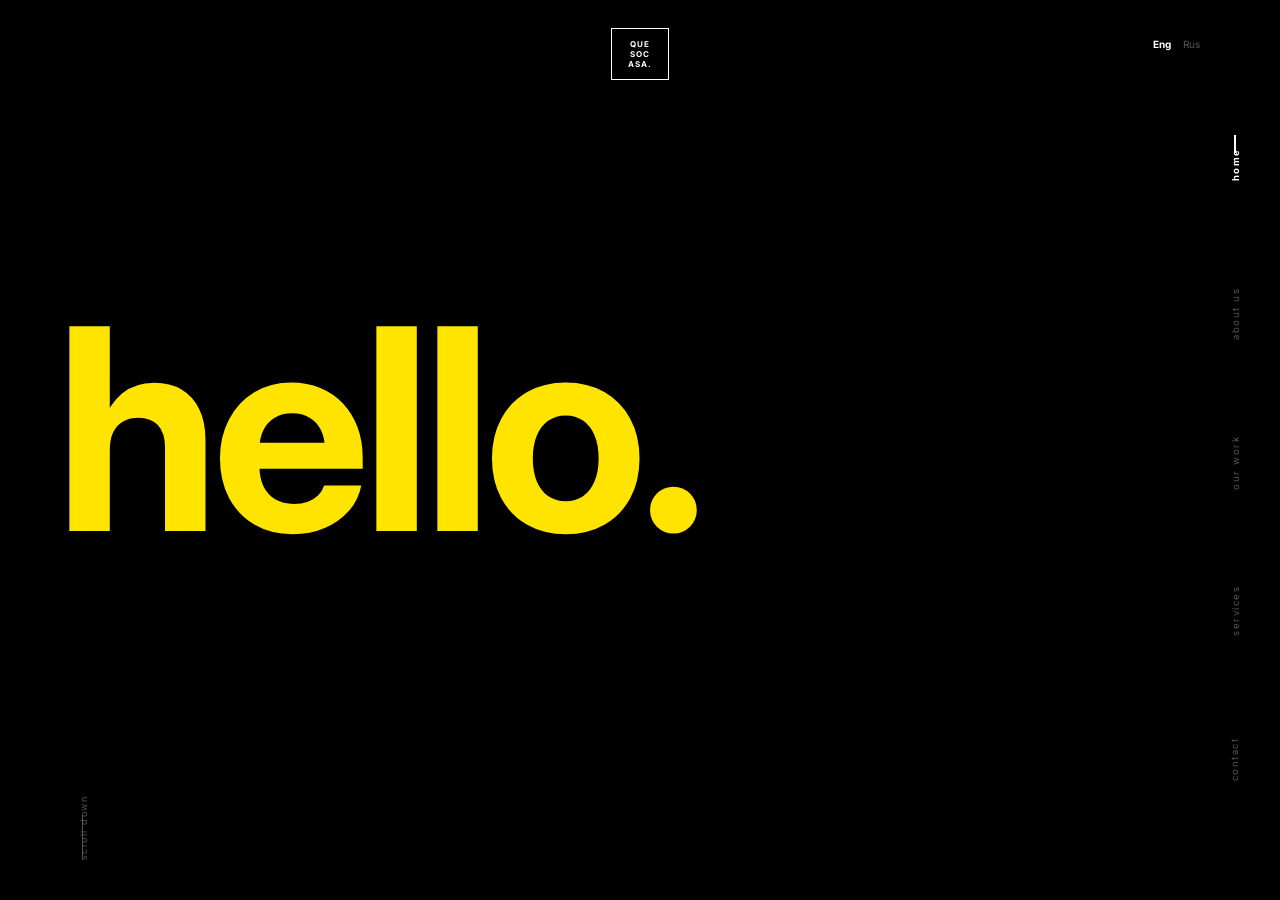
<file: quesocasa.html>
<!DOCTYPE html>
<html lang="en">
<head>
  <meta charset="UTF-8" />
  <meta name="viewport" content="width=device-width, initial-scale=1.0" />
  <title>QUESOCASA</title>
  <link rel="preconnect" href="https://fonts.googleapis.com" />
  <link rel="preconnect" href="https://fonts.gstatic.com" crossorigin />
  <link href="https://fonts.googleapis.com/css2?family=Inter:wght@400;700&display=swap" rel="stylesheet" />
  <style>
    *, *::before, *::after {
      margin: 0;
      padding: 0;
      box-sizing: border-box;
    }

    html, body {
      width: 100vw;
      height: 100vh;
      overflow: hidden;
      background-color: #000000;
      font-family: 'Inter', sans-serif;
    }

    .container {
      position: relative;
      width: 100vw;
      height: 100vh;
      overflow: hidden;
    }

    /* ELEMENT 1 — LOGO */
    .logo {
      position: absolute;
      top: 28px;
      left: 50%;
      transform: translateX(-50%);
      border: 1.5px solid #FFFFFF;
      background: transparent;
      padding: 6px 8px;
      width: 58px;
      height: 52px;
      display: flex;
      align-items: center;
      justify-content: center;
    }

    .logo-text {
      font-family: 'Inter', sans-serif;
      font-weight: 700;
      font-size: 8px;
      color: #FFFFFF;
      letter-spacing: 1.2px;
      line-height: 10px;
      text-align: center;
      white-space: pre-line;
    }

    /* ELEMENT 2 — LANGUAGE SWITCHER */
    .lang-switcher {
      position: absolute;
      top: 38px;
      right: 80px;
      display: flex;
      align-items: center;
      gap: 12px;
    }

    .lang-active {
      font-family: 'Inter', sans-serif;
      font-weight: 700;
      font-size: 10px;
      color: #FFFFFF;
      text-decoration: none;
      cursor: pointer;
    }

    .lang-inactive {
      font-family: 'Inter', sans-serif;
      font-weight: 400;
      font-size: 10px;
      color: #555555;
      text-decoration: none;
      cursor: pointer;
    }

    /* ELEMENT 3 — HEADLINE */
    .headline {
      position: absolute;
      left: 55px;
      top: 32%;
      display: flex;
      align-items: baseline;
      line-height: 1;
    }

    .hello-text {
      font-family: 'Inter', sans-serif;
      font-weight: 700;
      font-size: clamp(160px, 22vw, 370px);
      color: #FFE400;
      letter-spacing: -8px;
      display: inline-block;
    }

    /* ELEMENT 4 — ANIMATED DOT */
    .dot {
      font-family: 'Inter', sans-serif;
      font-weight: 700;
      font-size: clamp(160px, 22vw, 370px);
      color: #FFE400;
      letter-spacing: 0;
      display: inline-block;
      animation: dotSlide 4.4s ease-in-out infinite;
    }

    @keyframes dotSlide {
      0%   { transform: translateX(0); }
      50%  { transform: translateX(calc(100vw - var(--dot-right-offset, 200px) - 20px)); }
      100% { transform: translateX(0); }
    }

    /* ELEMENT 5 — RIGHT SIDE VERTICAL NAVIGATION */
    .nav-right {
      position: absolute;
      right: 18px;
      top: 15%;
      height: 70%;
      display: flex;
      flex-direction: column;
      justify-content: space-between;
      align-items: center;
    }

    .nav-item-wrapper {
      display: flex;
      flex-direction: column;
      align-items: center;
      gap: 6px;
    }

    .nav-active-indicator {
      width: 1.5px;
      height: 18px;
      background: #FFFFFF;
    }

    .nav-item {
      font-family: 'Inter', sans-serif;
      font-size: 9.5px;
      letter-spacing: 1.5px;
      text-decoration: none;
      cursor: pointer;
      transform: rotate(-90deg);
      white-space: nowrap;
      display: block;
    }

    .nav-item.active {
      font-weight: 700;
      color: #FFFFFF;
    }

    .nav-item.inactive {
      font-weight: 400;
      color: #555555;
    }

    /* ELEMENT 6 — SCROLL DOWN INDICATOR */
    .scroll-indicator {
      position: absolute;
      bottom: 40px;
      left: 82px;
      display: flex;
      align-items: flex-end;
      gap: 0;
    }

    .scroll-line {
      width: 1px;
      height: 45px;
      background: #555555;
      flex-shrink: 0;
    }

    .scroll-text {
      font-family: 'Inter', sans-serif;
      font-weight: 400;
      font-size: 9px;
      color: #555555;
      letter-spacing: 1.5px;
      transform: rotate(-90deg);
      transform-origin: left bottom;
      white-space: nowrap;
      margin-left: 6px;
      margin-bottom: 0;
    }
  </style>
</head>
<body>
  <div class="container">

    <!-- ELEMENT 1: LOGO -->
    <div class="logo">
      <span class="logo-text">QUE&#10;SOC&#10;ASA.</span>
    </div>

    <!-- ELEMENT 2: LANGUAGE SWITCHER -->
    <div class="lang-switcher">
      <span class="lang-active">Eng</span>
      <span class="lang-inactive">Rus</span>
    </div>

    <!-- ELEMENT 3 + 4: HEADLINE WITH ANIMATED DOT -->
    <div class="headline">
      <span class="hello-text">hello</span><span class="dot" id="dot">.</span>
    </div>

    <!-- ELEMENT 5: RIGHT SIDE VERTICAL NAVIGATION -->
    <nav class="nav-right">
      <div class="nav-item-wrapper">
        <div class="nav-active-indicator"></div>
        <span class="nav-item active">home</span>
      </div>
      <span class="nav-item inactive">about us</span>
      <span class="nav-item inactive">our work</span>
      <span class="nav-item inactive">services</span>
      <span class="nav-item inactive">contact</span>
    </nav>

    <!-- ELEMENT 6: SCROLL DOWN INDICATOR -->
    <div class="scroll-indicator">
      <div class="scroll-line"></div>
      <span class="scroll-text">scroll down</span>
    </div>

  </div>

  <script>
    const dot = document.getElementById('dot');

    function updateDotOffset() {
      const rect = dot.getBoundingClientRect();
      // Distance from dot's left edge to right edge of viewport, plus a small buffer for the dot width
      const offset = window.innerWidth - rect.left;
      document.documentElement.style.setProperty('--dot-right-offset', offset + 'px');
    }

    // Run after fonts load for accurate measurements
    if (document.fonts && document.fonts.ready) {
      document.fonts.ready.then(() => {
        updateDotOffset();
      });
    } else {
      window.addEventListener('load', updateDotOffset);
    }

    window.addEventListener('resize', updateDotOffset);
  </script>
</body>
</html>
</file>
